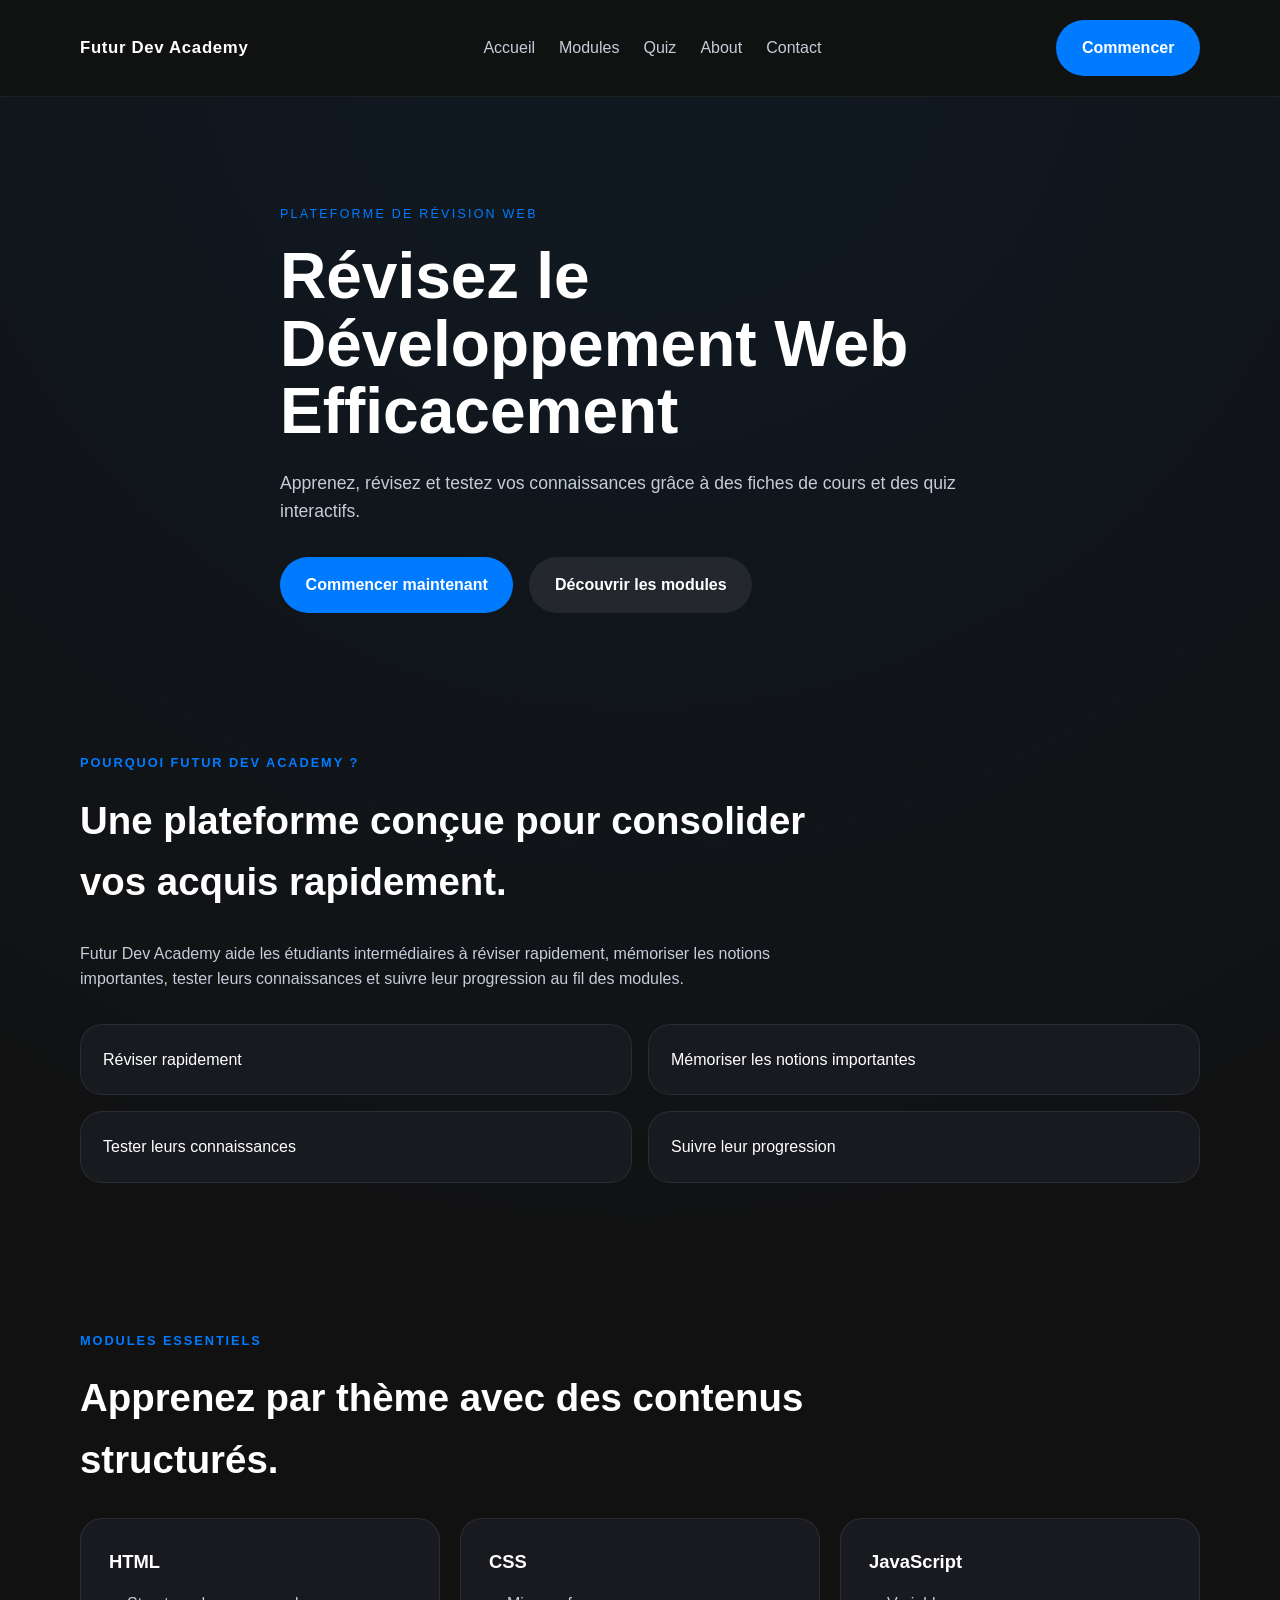
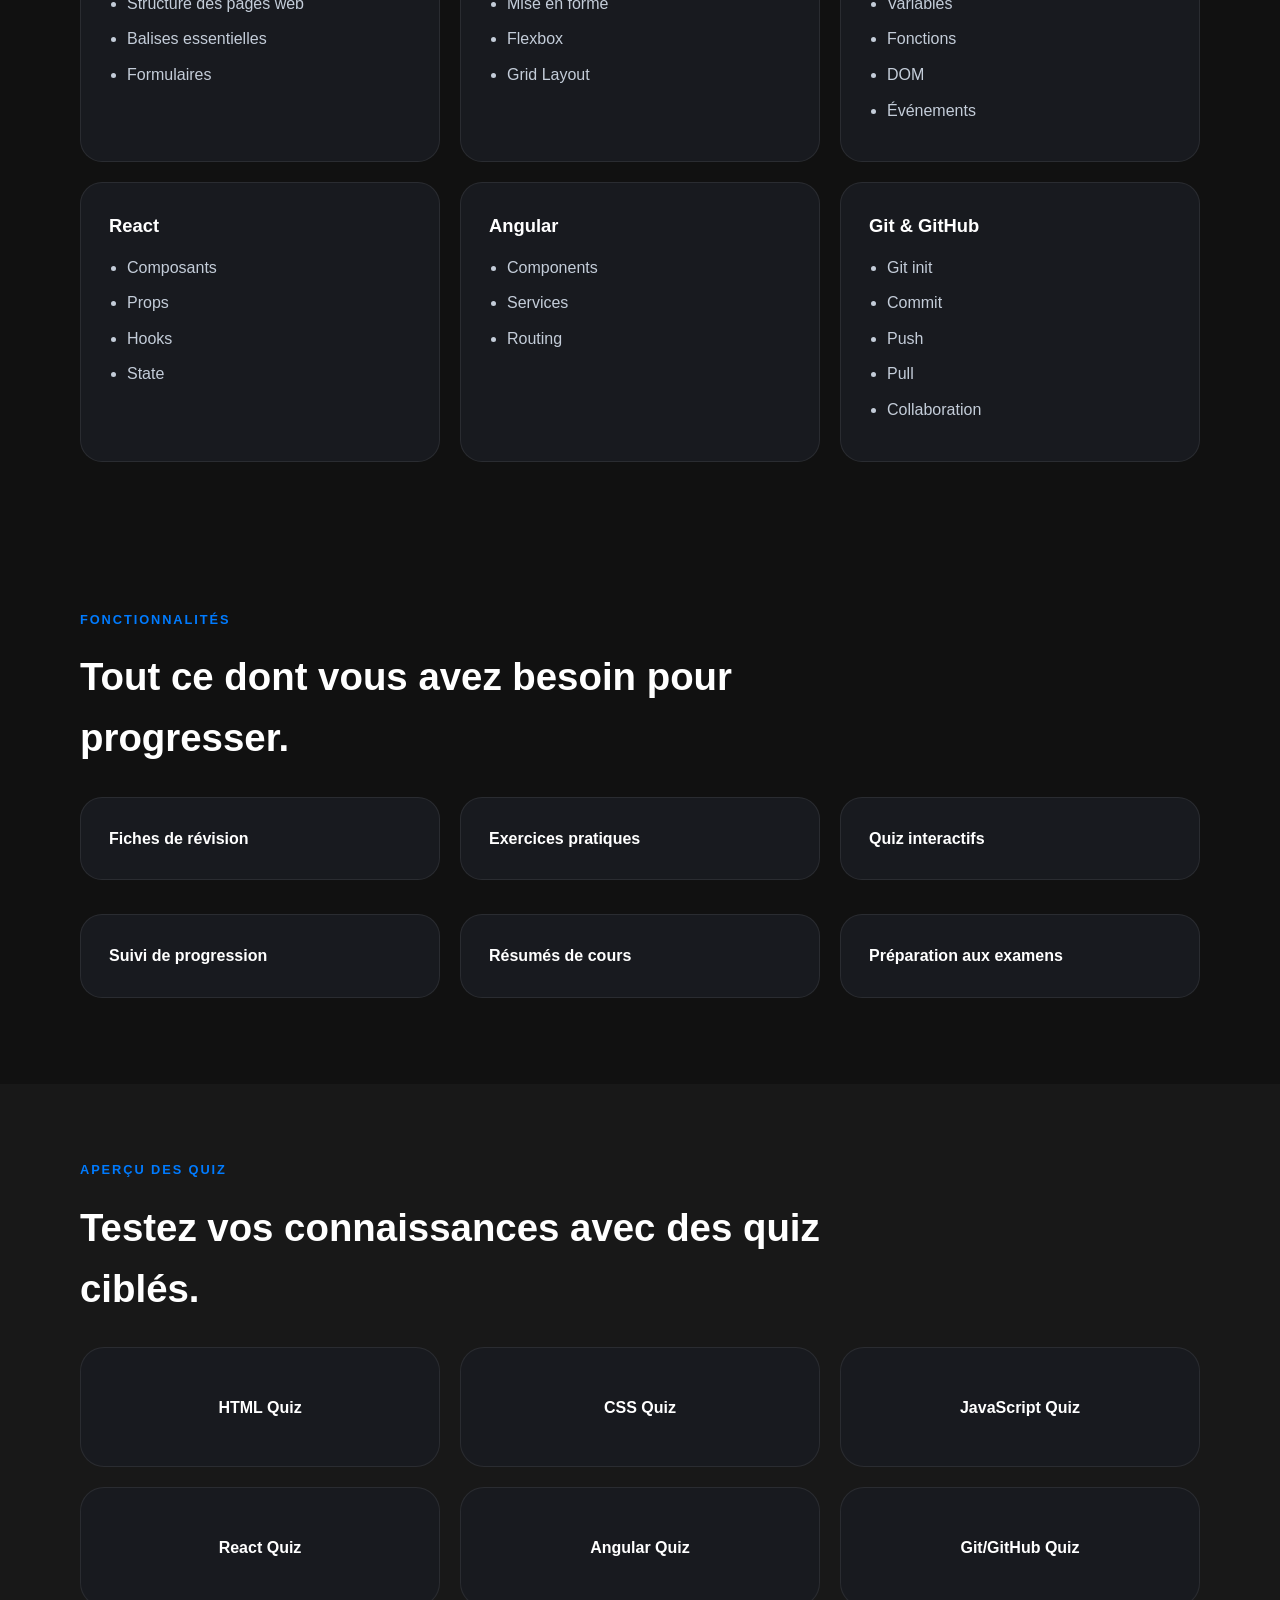
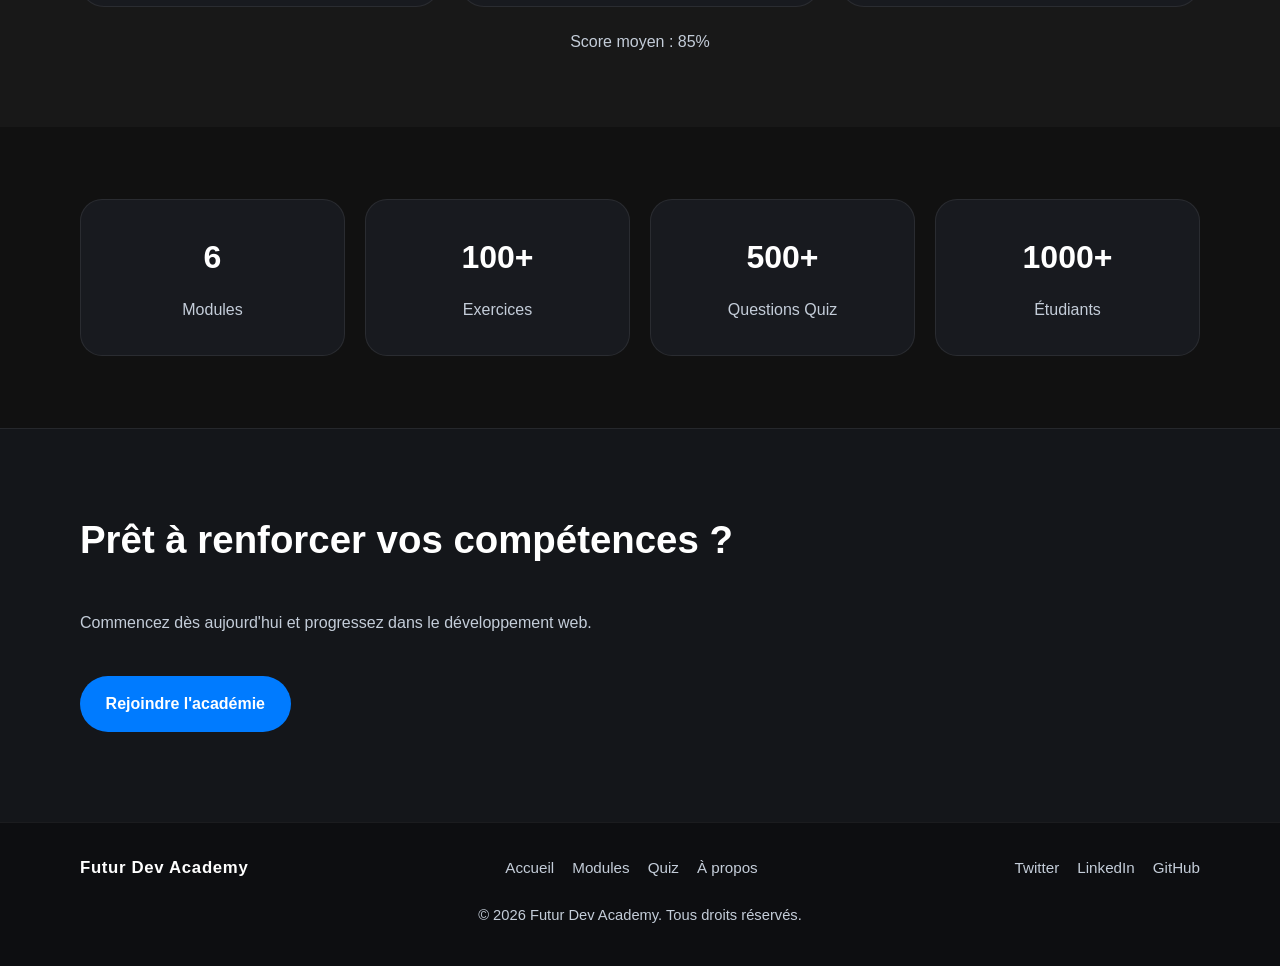
<file: index.html>
<!DOCTYPE html>
<html lang="fr">
<head>
    <meta charset="UTF-8">
    <meta name="viewport" content="width=device-width, initial-scale=1.0">
    <title>Futur Dev Academy</title>
    <link rel="stylesheet" href="style.css">
</head>
<body>
    <!-- Header principal de la page -->
    <header class="site-header">
        <div class="container header-inner">            <a href="#accueil" class="brand">Futur Dev Academy</a>
            <nav class="main-nav" aria-label="Menu principal">
                <a href="#accueil">Accueil</a>
                <a href="#modules">Modules</a>
                <a href="#quiz">Quiz</a>
                <a href="#presentation">About</a>
                <a href="#contact">Contact</a>
            </nav>
            <a href="#cta" class="btn btn-primary header-btn">Commencer</a>
        </div>
    </header>

    <main>
        <!-- Section héros avec message principal et boutons d'action -->
        <section class="hero" id="accueil">
            <div class="container hero-content">
                <p class="eyebrow">Plateforme de révision web</p>
                <h1>Révisez le Développement Web Efficacement</h1>
                <p class="hero-text">Apprenez, révisez et testez vos connaissances grâce à des fiches de cours et des quiz interactifs.</p>
                <div class="hero-actions">
                    <a href="#cta" class="btn btn-primary">Commencer maintenant</a>
                    <a href="#modules" class="btn btn-secondary">Découvrir les modules</a>
                </div>
            </div>
        </section>

        <!-- Section de présentation de la plateforme -->
        <section class="presentation" id="presentation">
            <div class="container section-block">
                <div class="section-header">
                    <span class="section-label">Pourquoi Futur Dev Academy ?</span>
                    <h2>Une plateforme conçue pour consolider vos acquis rapidement.</h2>
                </div>
                <p class="section-description">Futur Dev Academy aide les étudiants intermédiaires à réviser rapidement, mémoriser les notions importantes, tester leurs connaissances et suivre leur progression au fil des modules.</p>
                <div class="feature-list">
                    <div class="feature-item">Réviser rapidement</div>
                    <div class="feature-item">Mémoriser les notions importantes</div>
                    <div class="feature-item">Tester leurs connaissances</div>
                    <div class="feature-item">Suivre leur progression</div>
                </div>
            </div>
        </section>

        <!-- Section des modules proposés -->
        <section class="modules" id="modules">
            <div class="container section-block">
                <div class="section-header">
                    <span class="section-label">Modules essentiels</span>
                    <h2>Apprenez par thème avec des contenus structurés.</h2>
                </div>
                <div class="module-grid">
                    <article class="module-card">
                        <h3>HTML</h3>
                        <ul>
                            <li>Structure des pages web</li>
                            <li>Balises essentielles</li>
                            <li>Formulaires</li>
                        </ul>
                    </article>
                    <article class="module-card">
                        <h3>CSS</h3>
                        <ul>
                            <li>Mise en forme</li>
                            <li>Flexbox</li>
                            <li>Grid Layout</li>
                        </ul>
                    </article>
                    <article class="module-card">
                        <h3>JavaScript</h3>
                        <ul>
                            <li>Variables</li>
                            <li>Fonctions</li>
                            <li>DOM</li>
                            <li>Événements</li>
                        </ul>
                    </article>
                    <article class="module-card">
                        <h3>React</h3>
                        <ul>
                            <li>Composants</li>
                            <li>Props</li>
                            <li>Hooks</li>
                            <li>State</li>
                        </ul>
                    </article>
                    <article class="module-card">
                        <h3>Angular</h3>
                        <ul>
                            <li>Components</li>
                            <li>Services</li>
                            <li>Routing</li>
                        </ul>
                    </article>
                    <article class="module-card">
                        <h3>Git &amp; GitHub</h3>
                        <ul>
                            <li>Git init</li>
                            <li>Commit</li>
                            <li>Push</li>
                            <li>Pull</li>
                            <li>Collaboration</li>
                        </ul>
                    </article>
                </div>
            </div>
        </section>

        <section class="features" id="fonctionnalites">
            <div class="container section-block">
                <div class="section-header">
                    <span class="section-label">Fonctionnalités</span>
                    <h2>Tout ce dont vous avez besoin pour progresser.</h2>
                </div>
                <div class="feature-grid">
                    <article class="feature-card">Fiches de révision</article>
                    <article class="feature-card">Exercices pratiques</article>
                    <article class="feature-card">Quiz interactifs</article>
                    <article class="feature-card">Suivi de progression</article>
                    <article class="feature-card">Résumés de cours</article>
                    <article class="feature-card">Préparation aux examens</article>
                </div>
            </div>
        </section>

        <!-- Section d'aperçu des quiz disponibles -->
        <section class="quiz" id="quiz">
            <div class="container section-block">
                <div class="section-header">
                    <span class="section-label">Aperçu des quiz</span>
                    <h2>Testez vos connaissances avec des quiz ciblés.</h2>
                </div>
                <div class="quiz-grid">
                    <article class="quiz-card">HTML Quiz</article>
                    <article class="quiz-card">CSS Quiz</article>
                    <article class="quiz-card">JavaScript Quiz</article>
                    <article class="quiz-card">React Quiz</article>
                    <article class="quiz-card">Angular Quiz</article>
                    <article class="quiz-card">Git/GitHub Quiz</article>
                </div>
                <div class="quiz-score">Score moyen : 85%</div>
            </div>
        </section>

        <section class="stats" id="statistiques">
            <div class="container section-block">
                <div class="stats-grid">
                    <div class="stat-card">
                        <strong>6</strong>
                        <span>Modules</span>
                    </div>
                    <div class="stat-card">
                        <strong>100+</strong>
                        <span>Exercices</span>
                    </div>
                    <div class="stat-card">
                        <strong>500+</strong>
                        <span>Questions Quiz</span>
                    </div>
                    <div class="stat-card">
                        <strong>1000+</strong>
                        <span>Étudiants</span>
                    </div>
                </div>
            </div>
        </section>

        <!-- Section d'appel à l'action finale -->
        <section class="cta" id="cta">
            <div class="container cta-block">
                <h2>Prêt à renforcer vos compétences ?</h2>
                <p>Commencez dès aujourd'hui et progressez dans le développement web.</p>
                <a href="choix.html" class="btn btn-primary">Rejoindre l'académie</a>
            </div>
        </section>
    </main>

    <footer class="site-footer" id="contact">
        <div class="container footer-inner">
            <div class="footer-brand">Futur Dev Academy</div>
            <div class="footer-links">
                <a href="#accueil">Accueil</a>
                <a href="#modules">Modules</a>
                <a href="#quiz">Quiz</a>
                <a href="#presentation">À propos</a>
            </div>
            <div class="footer-social">
                <a href="#">Twitter</a>
                <a href="#">LinkedIn</a>
                <a href="#">GitHub</a>
            </div>
        </div>
        <p class="footer-copy">© 2026 Futur Dev Academy. Tous droits réservés.</p>
    </footer>
</body>
</html>
</file>
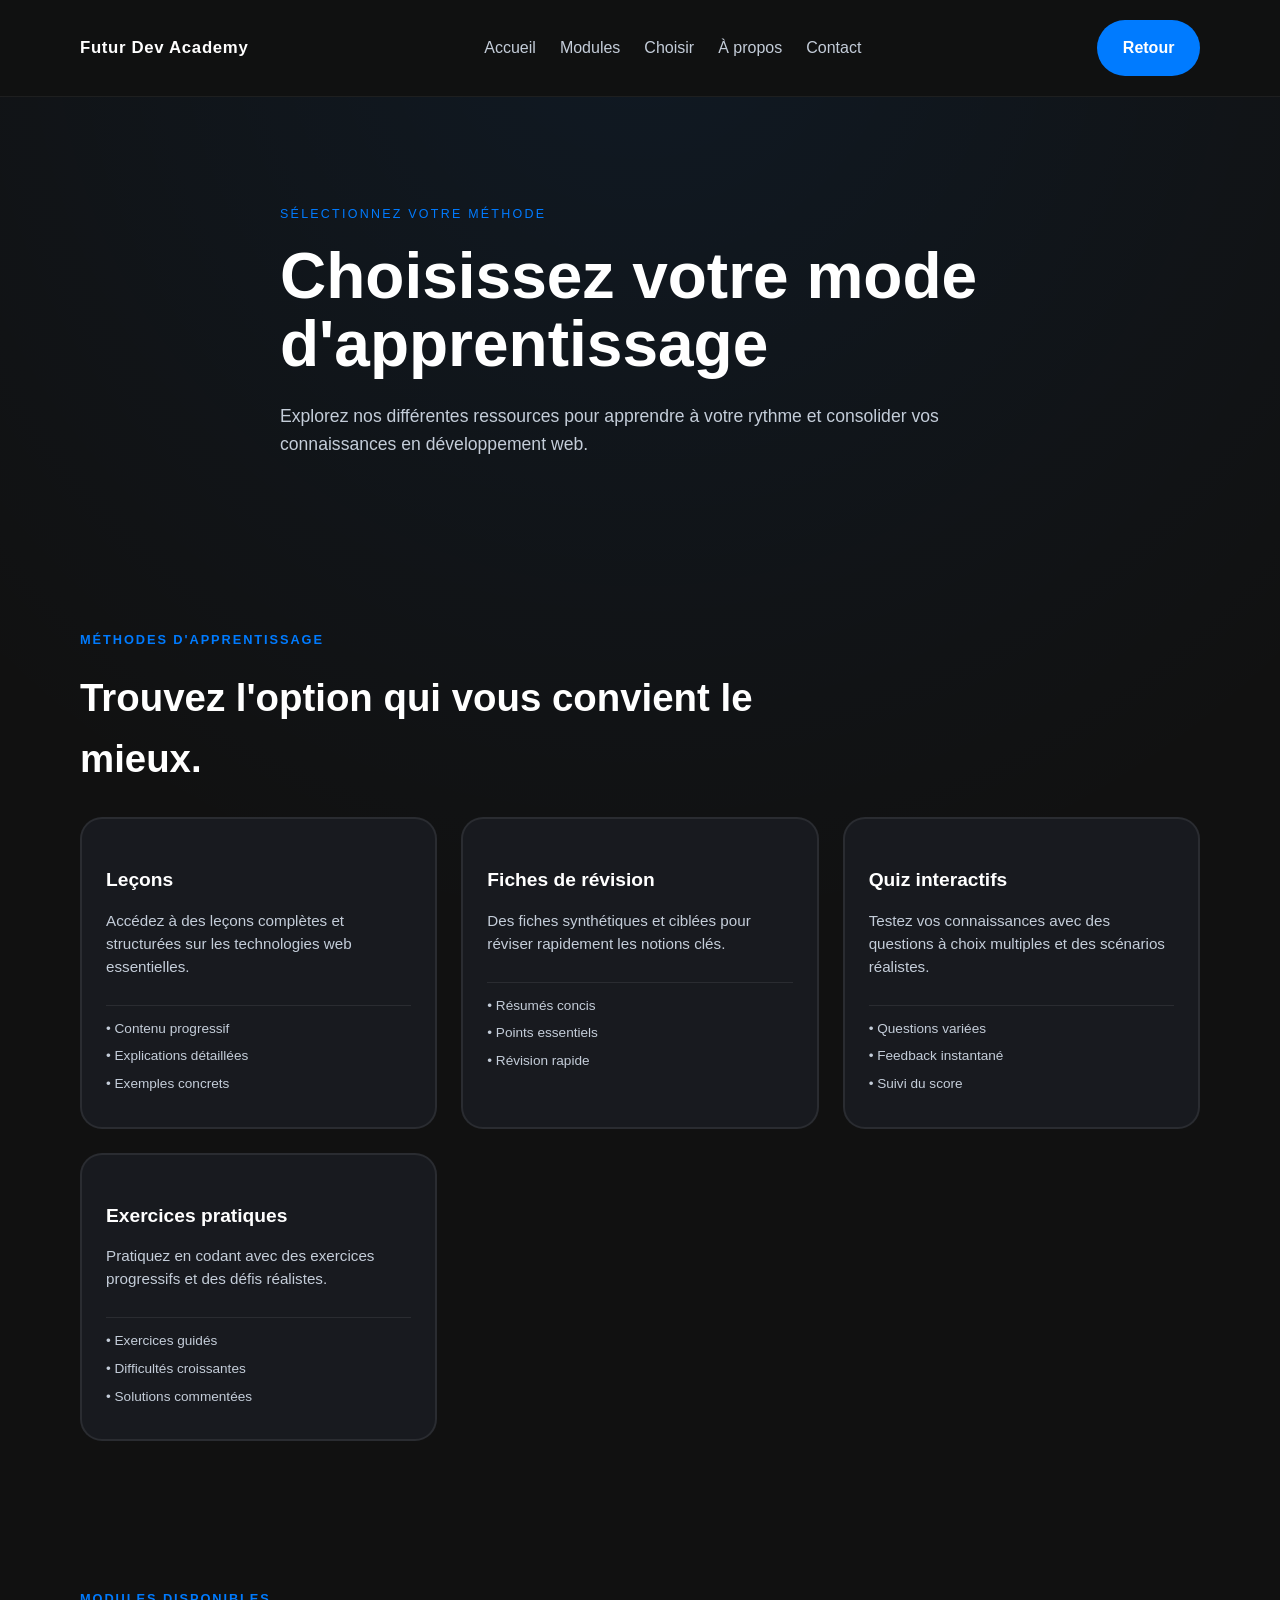
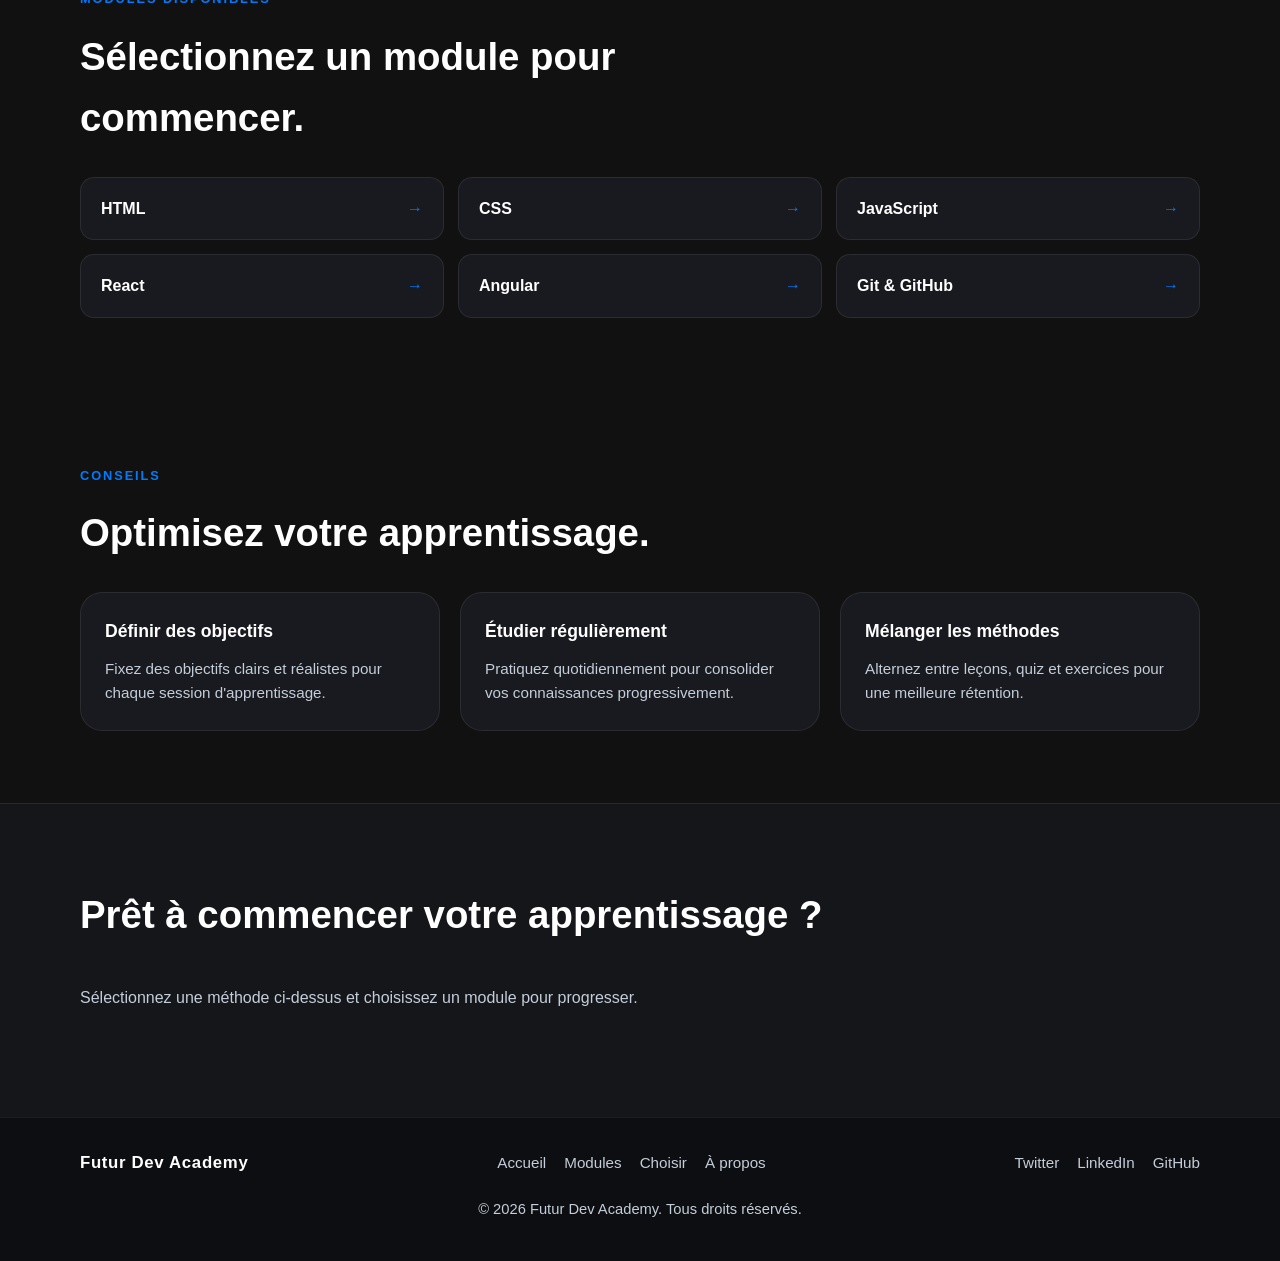
<file: choix.html>
<!DOCTYPE html>
<html lang="fr">
<head>
    <meta charset="UTF-8">
    <meta name="viewport" content="width=device-width, initial-scale=1.0">
    <title>Choix d'apprentissage - Futur Dev Academy</title>
    <link rel="stylesheet" href="style.css">
</head>
<body>
    <!-- Header principal de la page -->
    <header class="site-header">
        <div class="container header-inner">
            <a href="index.html" class="brand">Futur Dev Academy</a>
            <nav class="main-nav" aria-label="Menu principal">
                <a href="index.html">Accueil</a>
                <a href="index.html#modules">Modules</a>
                <a href="choix.html">Choisir</a>
                <a href="index.html#presentation">À propos</a>
                <a href="index.html#contact">Contact</a>
            </nav>
            <a href="index.html" class="btn btn-primary header-btn">Retour</a>
        </div>
    </header>

    <main>
        <!-- Section héros pour choix d'apprentissage -->
        <section class="hero" id="choix-hero">
            <div class="container hero-content">
                <p class="eyebrow">Sélectionnez votre méthode</p>
                <h1>Choisissez votre mode d'apprentissage</h1>
                <p class="hero-text">Explorez nos différentes ressources pour apprendre à votre rythme et consolider vos connaissances en développement web.</p>
            </div>
        </section>

        <!-- Section de choix des méthodes d'apprentissage -->
        <section class="learning-methods">
            <div class="container section-block">
                <div class="section-header">
                    <span class="section-label">Méthodes d'apprentissage</span>
                    <h2>Trouvez l'option qui vous convient le mieux.</h2>
                </div>
                <div class="choice-grid">
                    <!-- Carte Leçon -->
                    <article class="choice-card" onclick="selectMethod('leçons')">
                        <div class="choice-icon"></div>
                        <h3>Leçons</h3>
                        <p class="choice-description">Accédez à des leçons complètes et structurées sur les technologies web essentielles.</p>
                        <div class="choice-details">
                            <span>• Contenu progressif</span>
                            <span>• Explications détaillées</span>
                            <span>• Exemples concrets</span>
                        </div>
                    </article>

                    <!-- Carte Fiche de révision -->
                    <article class="choice-card" onclick="selectMethod('fiches')">
                        <div class="choice-icon"></div>
                        <h3>Fiches de révision</h3>
                        <p class="choice-description">Des fiches synthétiques et ciblées pour réviser rapidement les notions clés.</p>
                        <div class="choice-details">
                            <span>• Résumés concis</span>
                            <span>• Points essentiels</span>
                            <span>• Révision rapide</span>
                        </div>
                    </article>

                    <!-- Carte Quiz -->
                    <article class="choice-card" onclick="selectMethod('quiz')">
                        <div class="choice-icon"></div>
                        <h3>Quiz interactifs</h3>
                        <p class="choice-description">Testez vos connaissances avec des questions à choix multiples et des scénarios réalistes.</p>
                        <div class="choice-details">
                            <span>• Questions variées</span>
                            <span>• Feedback instantané</span>
                            <span>• Suivi du score</span>
                        </div>
                    </article>

                    <!-- Carte Exercices pratiques -->
                    <article class="choice-card" onclick="selectMethod('exercices')">
                        <div class="choice-icon"></div>
                        <h3>Exercices pratiques</h3>
                        <p class="choice-description">Pratiquez en codant avec des exercices progressifs et des défis réalistes.</p>
                        <div class="choice-details">
                            <span>• Exercices guidés</span>
                            <span>• Difficultés croissantes</span>
                            <span>• Solutions commentées</span>
                        </div>
                    </article>

                 
                </div>
            </div>
        </section>

        <!-- Section des modules par catégorie -->
        <section class="modules-by-method">
            <div class="container section-block">
                <div class="section-header">
                    <span class="section-label">Modules disponibles</span>
                    <h2>Sélectionnez un module pour commencer.</h2>
                </div>
                <div class="module-selection-grid">
                    <a href="#" class="module-selection-card">
                        <span class="module-name">HTML</span>
                        <span class="module-arrow">→</span>
                    </a>
                    <a href="#" class="module-selection-card">
                        <span class="module-name">CSS</span>
                        <span class="module-arrow">→</span>
                    </a>
                    <a href="#" class="module-selection-card">
                        <span class="module-name">JavaScript</span>
                        <span class="module-arrow">→</span>
                    </a>
                    <a href="#" class="module-selection-card">
                        <span class="module-name">React</span>
                        <span class="module-arrow">→</span>
                    </a>
                    <a href="#" class="module-selection-card">
                        <span class="module-name">Angular</span>
                        <span class="module-arrow">→</span>
                    </a>
                    <a href="#" class="module-selection-card">
                        <span class="module-name">Git & GitHub</span>
                        <span class="module-arrow">→</span>
                    </a>
                </div>
            </div>
        </section>

        <!-- Section conseils -->
        <section class="tips-section">
            <div class="container section-block">
                <div class="section-header">
                    <span class="section-label">Conseils</span>
                    <h2>Optimisez votre apprentissage.</h2>
                </div>
                <div class="tips-grid">
                    <article class="tip-card">
                        <h4>Définir des objectifs</h4>
                        <p>Fixez des objectifs clairs et réalistes pour chaque session d'apprentissage.</p>
                    </article>
                    <article class="tip-card">
                        <h4>Étudier régulièrement</h4>
                        <p>Pratiquez quotidiennement pour consolider vos connaissances progressivement.</p>
                    </article>
                    <article class="tip-card">
                        <h4>Mélanger les méthodes</h4>
                        <p>Alternez entre leçons, quiz et exercices pour une meilleure rétention.</p>
                    </article>
                </div>
            </div>
        </section>

        <!-- Section appel à l'action -->
        <section class="cta">
            <div class="container cta-block">
                <h2>Prêt à commencer votre apprentissage ?</h2>
                <p>Sélectionnez une méthode ci-dessus et choisissez un module pour progresser.</p>
            </div>
        </section>
    </main>

    <!-- Footer -->
    <footer class="site-footer" id="contact">
        <div class="container footer-inner">
            <div class="footer-brand">Futur Dev Academy</div>
            <div class="footer-links">
                <a href="index.html">Accueil</a>
                <a href="index.html#modules">Modules</a>
                <a href="choix.html">Choisir</a>
                <a href="index.html#presentation">À propos</a>
            </div>
            <div class="footer-social">
                <a href="#">Twitter</a>
                <a href="#">LinkedIn</a>
                <a href="#">GitHub</a>
            </div>
        </div>
        <p class="footer-copy">© 2026 Futur Dev Academy. Tous droits réservés.</p>
    </footer>

    <script src="main.js"></script>
</body>
</html>
</file>
<file: style.css>
/* Futur Dev Academy - Styles globaux */
:root {
    color-scheme: dark;
    --bg: #111;
    --surface: #181a1f;
    --surface-alt: #14161a;
    --text: #ffffff;
    --muted: #c4cdd9;
    --primary: #007bff;
    --border: rgba(255, 255, 255, 0.08);
    --radius: 22px;
}

* {
    box-sizing: border-box;
}

html {
    scroll-behavior: smooth;
}

body {
    margin: 0;
    font-family: Inter, "Segoe UI", Roboto, Arial, sans-serif;
    background: radial-gradient(circle at top, rgba(0, 123, 255, 0.08), transparent 32%), var(--bg);
    color: var(--text);
    line-height: 1.6;
}

img {
    max-width: 100%;
    display: block;
}

.container {
    width: min(1120px, calc(100% - 32px));
    margin: 0 auto;
}

button,
a {
    text-decoration: none;
}

.site-header {
    position: sticky;
    top: 0;
    z-index: 10;
    background: rgba(17, 17, 17, 0.95);
    border-bottom: 1px solid rgba(255, 255, 255, 0.06);
}

.header-inner {
    display: flex;
    align-items: center;
    justify-content: space-between;
    gap: 24px;
    padding: 20px 0;
}

.brand,
.footer-brand {
    font-weight: 700;
    letter-spacing: 0.04em;
    color: var(--text);
    font-size: 1.05rem;
}

.main-nav {
    display: flex;
    gap: 24px;
    flex-wrap: wrap;
}

.main-nav a {
    color: var(--muted);
    font-weight: 500;
}

.main-nav a:hover {
    color: var(--text);
}

.header-btn,
.btn {
    display: inline-flex;
    align-items: center;
    justify-content: center;
    border: none;
    border-radius: 999px;
    padding: 0.95rem 1.6rem;
    font-weight: 600;
    transition: transform 0.2s ease, background 0.2s ease, color 0.2s ease;
}

.btn:hover {
    transform: translateY(-1px);
}

.btn-primary {
    background: var(--primary);
    color: #fff;
}

.btn-secondary {
    background: rgba(255, 255, 255, 0.08);
    color: var(--text);
}

.hero {
    padding: 96px 0 64px;
}

.hero-content {
    max-width: 720px;
}

.eyebrow {
    display: inline-flex;
    margin-bottom: 18px;
    color: var(--primary);
    text-transform: uppercase;
    letter-spacing: 0.18em;
    font-size: 0.78rem;
}

.hero h1 {
    margin: 0 0 24px;
    font-size: clamp(2.5rem, 5vw, 4rem);
    line-height: 1.05;
}

.hero-text {
    max-width: 700px;
    color: var(--muted);
    font-size: 1.1rem;
    margin-bottom: 32px;
}

.hero-actions {
    display: flex;
    flex-wrap: wrap;
    gap: 16px;
}

.section-block {
    padding: 72px 0;
}

.section-header {
    max-width: 760px;
    margin-bottom: 28px;
}

.section-label {
    display: inline-flex;
    margin-bottom: 16px;
    color: var(--primary);
    font-weight: 700;
    letter-spacing: 0.15em;
    text-transform: uppercase;
    font-size: 0.8rem;
}

.section-header h2 {
    margin: 0;
    font-size: clamp(1.8rem, 3vw, 2.8rem);
}

.section-description {
    max-width: 720px;
    color: var(--muted);
    font-size: 1rem;
}

.feature-list {
    display: grid;
    grid-template-columns: repeat(2, minmax(0, 1fr));
    gap: 16px;
    margin-top: 32px;
}

.feature-item {
    background: var(--surface);
    padding: 22px;
    border: 1px solid var(--border);
    border-radius: var(--radius);
}

.module-grid,
.feature-grid,
.quiz-grid,
.stats-grid {
    display: grid;
    gap: 20px;
}

.module-grid {
    grid-template-columns: repeat(3, minmax(0, 1fr));
}

.module-card,
.feature-card,
.quiz-card,
.stat-card {
    background: var(--surface);
    border: 1px solid var(--border);
    border-radius: var(--radius);
    padding: 28px;
}

.module-card h3,
.feature-card,
.quiz-card h3,
.stat-card strong {
    margin: 0 0 14px;
}

.module-card h3 {
    font-size: 1.15rem;
}

.module-card ul {
    margin: 0;
    padding-left: 18px;
    color: var(--muted);
}

.module-card li {
    margin-bottom: 10px;
}

.feature-card,
.quiz-card {
    font-weight: 600;
    color: var(--text);
}

.feature-grid {
    grid-template-columns: repeat(3, minmax(0, 1fr));
}

.quiz {
    background: rgba(255, 255, 255, 0.03);
}

.quiz-grid {
    grid-template-columns: repeat(3, minmax(0, 1fr));
}

.quiz-card {
    min-height: 120px;
    display: grid;
    place-items: center;
    text-align: center;
    border-radius: 24px;
}

.quiz-score {
    margin-top: 22px;
    color: var(--muted);
    font-size: 1rem;
    text-align: center;
}

.stats {
    padding-top: 0;
}

.stats-grid {
    grid-template-columns: repeat(4, minmax(0, 1fr));
}

.stat-card {
    padding: 32px;
    text-align: center;
}

.stat-card strong {
    display: block;
    font-size: 2rem;
    color: var(--text);
}

.stat-card span {
    color: var(--muted);
    margin-top: 10px;
    display: block;
}

.cta {
    padding: 80px 0 90px;
    background: var(--surface-alt);
    border-top: 1px solid var(--border);
}

.cta-block {
    display: grid;
    gap: 24px;
    justify-items: start;
    align-items: center;
}

.cta-block h2 {
    margin: 0;
    font-size: clamp(2rem, 3vw, 2.6rem);
}

.cta-block p {
    max-width: 620px;
    color: var(--muted);
}

.site-footer {
    background: #0d0e11;
    border-top: 1px solid rgba(255, 255, 255, 0.06);
    padding: 32px 0 24px;
}

.footer-inner {
    display: flex;
    align-items: center;
    justify-content: space-between;
    gap: 24px;
    flex-wrap: wrap;
}

.footer-links,
.footer-social {
    display: flex;
    gap: 18px;
    flex-wrap: wrap;
}

.footer-links a,
.footer-social a {
    color: var(--muted);
    font-size: 0.95rem;
}

.footer-links a:hover,
.footer-social a:hover {
    color: var(--text);
}

.footer-copy {
    margin-top: 22px;
    color: var(--muted);
    font-size: 0.92rem;
    text-align: center;
}

/* Styles pour la page de choix (choix.html) */

.choice-grid {
    display: grid;
    grid-template-columns: repeat(3, minmax(0, 1fr));
    gap: 24px;
}

.choice-card {
    background: var(--surface);
    border: 2px solid var(--border);
    border-radius: var(--radius);
    padding: 32px 24px;
    cursor: pointer;
    transition: all 0.3s ease;
    display: flex;
    flex-direction: column;
    gap: 14px;
}

.choice-card:hover {
    border-color: var(--primary);
    transform: translateY(-6px);
    box-shadow: 0 12px 32px rgba(0, 123, 255, 0.12);
}

.choice-icon {
    font-size: 2.8rem;
    line-height: 1;
}

.choice-card h3 {
    margin: 0;
    font-size: 1.2rem;
    color: var(--text);
}

.choice-description {
    margin: 0;
    color: var(--muted);
    font-size: 0.95rem;
    line-height: 1.5;
}

.choice-details {
    display: flex;
    flex-direction: column;
    gap: 6px;
    margin-top: 12px;
    padding-top: 12px;
    border-top: 1px solid var(--border);
}

.choice-details span {
    font-size: 0.85rem;
    color: var(--muted);
}

.module-selection-grid {
    display: grid;
    grid-template-columns: repeat(3, minmax(0, 1fr));
    gap: 14px;
}

.module-selection-card {
    background: var(--surface);
    border: 1px solid var(--border);
    border-radius: 14px;
    padding: 18px 20px;
    display: flex;
    align-items: center;
    justify-content: space-between;
    transition: all 0.2s ease;
    color: var(--text);
}

.module-selection-card:hover {
    background: rgba(0, 123, 255, 0.08);
    border-color: var(--primary);
    transform: translateX(4px);
}

.module-name {
    font-weight: 600;
}

.module-arrow {
    color: var(--primary);
    font-weight: 700;
}

.tips-grid {
    display: grid;
    grid-template-columns: repeat(3, minmax(0, 1fr));
    gap: 20px;
}

.tip-card {
    background: var(--surface);
    border: 1px solid var(--border);
    border-radius: var(--radius);
    padding: 24px;
}

.tip-card h4 {
    margin: 0 0 12px;
    font-size: 1.1rem;
    color: var(--text);
}

.tip-card p {
    margin: 0;
    color: var(--muted);
    font-size: 0.95rem;
    line-height: 1.6;
}

@media (max-width: 960px) {
    .module-grid,
    .feature-grid,
    .quiz-grid {
        grid-template-columns: repeat(2, minmax(0, 1fr));
    }

    .stats-grid {
        grid-template-columns: repeat(2, minmax(0, 1fr));
    }

    .choice-grid,
    .module-selection-grid,
    .tips-grid {
        grid-template-columns: repeat(2, minmax(0, 1fr));
    }
}

@media (max-width: 720px) {
    .header-inner {
        flex-direction: column;
        align-items: stretch;
    }

    .main-nav {
        justify-content: center;
    }

    .hero {
        padding-top: 72px;
    }

    .feature-list,
    .module-grid,
    .feature-grid,
    .quiz-grid,
    .stats-grid {
        grid-template-columns: 1fr;
    }

    .choice-grid,
    .module-selection-grid,
    .tips-grid {
        grid-template-columns: 1fr;
    }

    .hero-actions {
        flex-direction: column;
        align-items: stretch;
    }

    .btn {
        width: 100%;
    }

    .cta-block {
        text-align: center;
        justify-items: center;
    }
}
</file>
